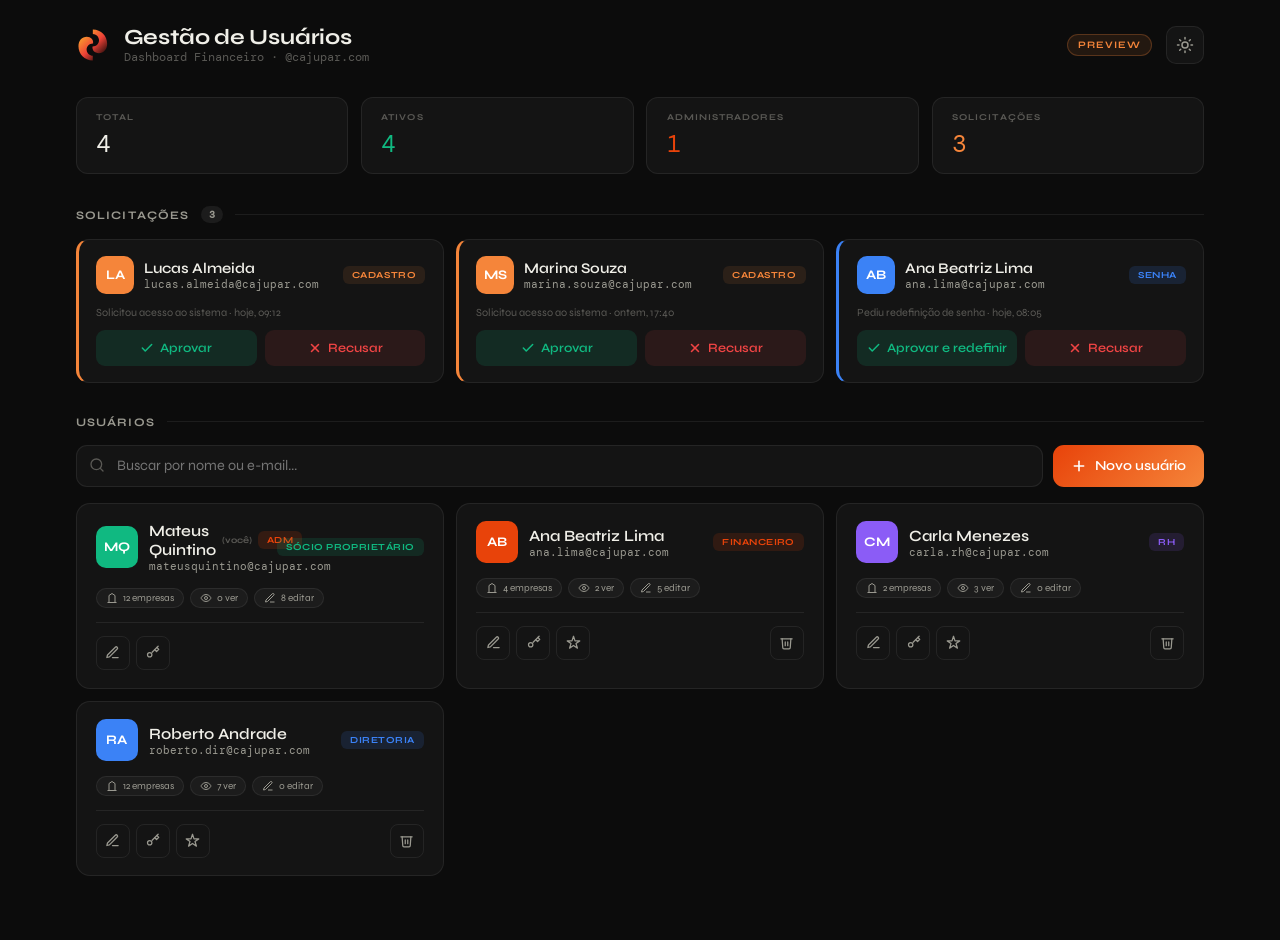
<file: dashboard/usuarios-preview.html>
<!DOCTYPE html>
<html lang="pt-BR" data-theme="dark">
<head>
<meta charset="UTF-8"/>
<meta name="viewport" content="width=device-width, initial-scale=1.0"/>
<title>Gestão de Usuários — Preview · Cajupar</title>
<link rel="preconnect" href="https://fonts.googleapis.com">
<link rel="preconnect" href="https://fonts.gstatic.com" crossorigin>
<link href="https://fonts.googleapis.com/css2?family=Syne:wght@400;500;600;700;800&family=DM+Mono:wght@400;500&display=swap" rel="stylesheet">
<style>
:root{
  --or1:#E8430A;--or2:#F5853A;--glow2:rgba(245,133,58,.10);
  --c-fin:#E8430A;--c-rh:#8B5CF6;--c-dir:#3B82F6;--c-soc:#10B981;
  --t:200ms cubic-bezier(.4,0,.2,1)
}
html[data-theme="dark"]{
  --bg:#0C0C0C;--bg2:#141414;--bg3:#1C1C1C;--bg4:#242424;
  --bd:rgba(255,255,255,.07);--bdh:rgba(255,255,255,.14);
  --t1:#F0EFE8;--t2:#9A9990;--t3:#5A5955;
  --sh:0 2px 16px rgba(0,0,0,.5);--sh2:0 8px 40px rgba(0,0,0,.7);
  --stripe:rgba(255,255,255,.016)
}
html[data-theme="light"]{
  --bg:#F2F1ED;--bg2:#ECEAE5;--bg3:#E5E3DD;--bg4:#DDDBD5;
  --bd:rgba(0,0,0,.08);--bdh:rgba(0,0,0,.16);
  --t1:#1A1917;--t2:#5A5855;--t3:#9A9890;
  --sh:0 2px 16px rgba(0,0,0,.07);--sh2:0 8px 40px rgba(0,0,0,.12);
  --stripe:rgba(0,0,0,.016)
}
*{box-sizing:border-box;margin:0;padding:0}
body{font-family:'Syne',sans-serif;background:var(--bg);color:var(--t1);min-height:100vh;transition:background var(--t),color var(--t)}
.wrap{max-width:1180px;margin:0 auto;padding:1.5rem 1.6rem 4rem}

/* topbar */
.top{display:flex;align-items:center;gap:14px;margin-bottom:2rem}
.logo-mini{width:34px;height:34px;flex-shrink:0}
.top h1{font-size:1.35rem;font-weight:700;letter-spacing:-.01em}
.top .sub{font-size:.72rem;color:var(--t3);font-family:'DM Mono',monospace}
.spacer{flex:1}
.tgl{width:38px;height:38px;border-radius:10px;border:1px solid var(--bd);background:var(--bg2);
  color:var(--t2);cursor:pointer;display:inline-flex;align-items:center;justify-content:center;transition:all var(--t)}
.tgl:hover{border-color:var(--bdh);color:var(--t1)}
.pill-note{font-size:.62rem;font-weight:700;letter-spacing:.1em;text-transform:uppercase;color:var(--or2);
  background:var(--glow2);border:1px solid rgba(245,133,58,.25);padding:4px 10px;border-radius:999px}

/* KPIs */
.kpis{display:flex;gap:.8rem;margin-bottom:2rem;flex-wrap:wrap}
.kpi{background:var(--bg2);border:1px solid var(--bd);border-radius:12px;padding:.9rem 1.2rem;min-width:120px;flex:1}
.kpi-lbl{font-size:.56rem;font-weight:700;letter-spacing:.12em;text-transform:uppercase;color:var(--t3);margin-bottom:.35rem}
.kpi-val{font-family:'DM Mono',monospace;font-size:1.5rem}

/* section header */
.shdr{display:flex;align-items:center;gap:12px;margin:2rem 0 1rem}
.shdr .stit{font-size:.72rem;font-weight:700;letter-spacing:.1em;text-transform:uppercase;color:var(--t2)}
.shdr .sln{flex:1;height:1px;background:var(--bd)}
.cnt{background:var(--bg3);color:var(--t2);font-size:.6rem;font-weight:700;padding:2px 8px;border-radius:999px;font-family:'DM Mono',monospace}

/* toolbar */
.tbar{display:flex;gap:10px;align-items:center;flex-wrap:wrap}
.search{flex:1;min-width:220px;position:relative}
.search input{width:100%;height:42px;padding:0 14px 0 40px;border-radius:11px;border:1px solid var(--bd);
  background:var(--bg2);color:var(--t1);font-family:'Syne';font-size:.9rem;transition:border var(--t)}
.search input:focus{outline:none;border-color:var(--or1)}
.search svg{position:absolute;left:13px;top:12px;color:var(--t3)}

/* buttons */
.bp{background:linear-gradient(135deg,var(--or1),var(--or2));color:#fff;border:none;border-radius:11px;
  padding:0 18px;height:42px;font-family:'Syne';font-weight:600;font-size:.86rem;cursor:pointer;
  display:inline-flex;align-items:center;gap:8px;transition:transform var(--t),box-shadow var(--t)}
.bp:hover{transform:translateY(-1px);box-shadow:0 6px 20px var(--glow2)}
.bs{background:var(--bg3);color:var(--t1);border:1px solid var(--bd);border-radius:11px;
  padding:0 16px;height:42px;font-family:'Syne';font-weight:500;font-size:.86rem;cursor:pointer;transition:all var(--t)}
.bs:hover{border-color:var(--bdh)}

/* solicitações cards */
.reqs{display:grid;grid-template-columns:repeat(auto-fill,minmax(320px,1fr));gap:12px}
.req{background:var(--bg2);border:1px solid var(--bd);border-radius:13px;padding:1rem 1.1rem;
  display:flex;flex-direction:column;gap:.7rem;border-left:3px solid var(--or2)}
.req.pwd{border-left-color:var(--c-dir)}
.req-top{display:flex;align-items:center;gap:10px}
.avt{width:38px;height:38px;border-radius:10px;display:inline-flex;align-items:center;justify-content:center;
  font-weight:700;font-size:.82rem;color:#fff;flex-shrink:0}
.req-name{font-weight:600;font-size:.92rem}
.req-mail{font-family:'DM Mono',monospace;font-size:.68rem;color:var(--t2)}
.req-tag{font-size:.58rem;font-weight:700;letter-spacing:.06em;padding:3px 9px;border-radius:6px;text-transform:uppercase}
.tag-cad{background:var(--glow2);color:var(--or2)}
.tag-pwd{background:rgba(59,130,246,.14);color:var(--c-dir)}
.req-actions{display:flex;gap:8px}
.req-actions button{flex:1;height:36px;border-radius:9px;font-family:'Syne';font-weight:600;font-size:.8rem;cursor:pointer;
  border:1px solid transparent;display:inline-flex;align-items:center;justify-content:center;gap:6px;transition:all var(--t)}
.ap{background:rgba(16,185,129,.14);color:#10B981;border-color:rgba(16,185,129,.3)}
.ap:hover{background:rgba(16,185,129,.24)}
.rj{background:rgba(239,68,68,.1);color:#EF4444;border-color:rgba(239,68,68,.28)}
.rj:hover{background:rgba(239,68,68,.2)}

/* user cards */
.users{display:grid;grid-template-columns:repeat(auto-fill,minmax(340px,1fr));gap:12px;margin-top:1rem}
.ucard{background:var(--bg2);border:1px solid var(--bd);border-radius:14px;padding:1.1rem 1.2rem;transition:border var(--t),transform var(--t)}
.ucard:hover{border-color:var(--bdh);transform:translateY(-2px)}
.ucard-top{display:flex;align-items:center;gap:11px;margin-bottom:.9rem}
.ucard-name{font-weight:600;font-size:.98rem;display:flex;align-items:center;gap:6px}
.ucard-mail{font-family:'DM Mono',monospace;font-size:.68rem;color:var(--t2)}
.gbadge{font-size:.58rem;font-weight:700;letter-spacing:.05em;padding:3px 9px;border-radius:6px;text-transform:uppercase}
.meta{display:flex;flex-wrap:wrap;gap:6px;margin-bottom:.9rem}
.chiplet{font-size:.62rem;color:var(--t2);background:var(--bg3);border:1px solid var(--bd);padding:3px 9px;border-radius:999px;
  display:inline-flex;align-items:center;gap:5px}
.you{font-size:.56rem;color:var(--t3);font-weight:700}
.ucard-foot{display:flex;gap:6px;border-top:1px solid var(--bd);padding-top:.8rem}
.iact{width:34px;height:34px;border-radius:8px;border:1px solid var(--bd);background:none;cursor:pointer;
  display:inline-flex;align-items:center;justify-content:center;color:var(--t2);transition:all .15s}
.iact:hover{color:var(--t1);border-color:var(--bdh);background:var(--bg3)}
.iact.dg:hover{color:#EF4444;border-color:rgba(239,68,68,.4)}
.role-adm{background:rgba(232,67,10,.15);color:var(--or1)}

/* modal */
.mov{position:fixed;inset:0;background:rgba(0,0,0,.6);backdrop-filter:blur(3px);display:none;
  align-items:center;justify-content:center;z-index:50;opacity:0;transition:opacity var(--t);padding:1rem}
.mov.op{opacity:1}
.mod{background:var(--bg2);border:1px solid var(--bd);border-radius:16px;width:100%;max-width:560px;
  max-height:92vh;overflow:auto;box-shadow:var(--sh2);transform:translateY(8px);transition:transform var(--t)}
.mov.op .mod{transform:translateY(0)}
.mhd{display:flex;align-items:center;justify-content:space-between;padding:1.2rem 1.4rem;border-bottom:1px solid var(--bd);position:sticky;top:0;background:var(--bg2)}
.mhd h3{font-size:1.05rem;font-weight:700}
.mcl{background:none;border:none;color:var(--t2);font-size:1.1rem;cursor:pointer;width:30px;height:30px;border-radius:8px}
.mcl:hover{background:var(--bg3);color:var(--t1)}
.mbd{padding:1.3rem 1.4rem;display:flex;flex-direction:column;gap:1rem}
.mfo{padding:1rem 1.4rem;border-top:1px solid var(--bd);display:flex;justify-content:flex-end;gap:10px;position:sticky;bottom:0;background:var(--bg2)}
.mft{display:flex;flex-direction:column;gap:.35rem}
.mfr{display:grid;grid-template-columns:1fr 1fr;gap:12px}
.mft label{font-size:.66rem;font-weight:700;letter-spacing:.06em;text-transform:uppercase;color:var(--t3)}
.fi2{height:42px;padding:0 13px;border-radius:10px;border:1px solid var(--bd);background:var(--bg);color:var(--t1);
  font-family:'Syne';font-size:.9rem;transition:border var(--t)}
.fi2:focus{outline:none;border-color:var(--or1)}
.mlbl{font-size:.66rem;font-weight:700;letter-spacing:.06em;text-transform:uppercase;color:var(--t3);margin-bottom:.15rem}

/* group selector */
.gsel{display:flex;gap:8px;flex-wrap:wrap}
.gopt{padding:8px 14px;border-radius:10px;border:1px solid var(--bd);background:var(--bg);cursor:pointer;
  font-size:.82rem;color:var(--t2);font-weight:500;transition:all var(--t)}
.gopt.on{color:#fff;border-color:transparent}

/* empresas checklist */
.emps{display:grid;grid-template-columns:1fr 1fr;gap:6px;max-height:210px;overflow:auto;
  border:1px solid var(--bd);border-radius:11px;padding:.6rem}
.emp{display:flex;align-items:center;gap:9px;padding:6px 8px;border-radius:8px;cursor:pointer;font-size:.82rem;transition:background var(--t)}
.emp:hover{background:var(--bg3)}
.emp input,.pchk input{width:16px;height:16px;accent-color:var(--or1);cursor:pointer;flex-shrink:0}
.selall{font-size:.72rem;color:var(--or2);cursor:pointer;font-weight:600}

/* permissions table */
.ptbl{border:1px solid var(--bd);border-radius:11px;overflow:hidden}
.prow{display:flex;align-items:center;justify-content:space-between;padding:9px 13px;border-bottom:1px solid var(--bd)}
.prow:last-child{border-bottom:none}
.prow:nth-child(even){background:var(--stripe)}
.pname{font-size:.84rem}
.pgrp{display:flex;gap:22px}
.pchk{display:flex;align-items:center;gap:6px;font-size:.72rem;color:var(--t2);cursor:pointer;user-select:none}
.phead{display:flex;justify-content:flex-end;gap:22px;padding:6px 13px;font-size:.6rem;font-weight:700;
  letter-spacing:.06em;text-transform:uppercase;color:var(--t3);background:var(--bg3)}
.phead span{width:56px;text-align:center}

/* toast */
.tst{position:fixed;bottom:24px;left:50%;transform:translateX(-50%) translateY(20px);background:var(--bg4);
  color:var(--t1);border:1px solid var(--bd);padding:12px 20px;border-radius:11px;box-shadow:var(--sh2);
  font-size:.86rem;font-weight:500;opacity:0;pointer-events:none;transition:all var(--t);z-index:60}
.tst.on{opacity:1;transform:translateX(-50%) translateY(0)}
.empty{color:var(--t3);font-size:.86rem;padding:1.5rem;text-align:center;grid-column:1/-1}
</style>
</head>
<body>
<div class="wrap">

  <div class="top">
    <svg class="logo-mini" xmlns="http://www.w3.org/2000/svg" xmlns:xlink="http://www.w3.org/1999/xlink" viewBox="450 353 206 220">
      <defs>
        <linearGradient id="lg" x1="516.2" y1="373.76" x2="662.67" y2="520.23" gradientUnits="userSpaceOnUse">
          <stop offset="0" stop-color="#f8992d"/><stop offset=".45" stop-color="#ef4237"/><stop offset=".99" stop-color="#010101"/>
        </linearGradient>
        <linearGradient id="lg2" x1="462.81" y1="427.16" x2="609.28" y2="573.63" xlink:href="#lg"/>
      </defs>
      <path fill="url(#lg)" d="M551.85,362.43v30.08c1.81,0,3.58.14,5.3.36.82.09,1.63.23,2.4.41,18.48,3.58,32.39,19.84,32.39,39.37,0,22.15-17.94,40.14-40.09,40.14-.59,0-1.13,0-1.72-.05-3.99,22.83,13.36,42.9,40.82,42.9,30.49,0,53.68-24.37,53.68-61.21,0-50.2-38.64-92.01-92.78-92.01Z"/>
      <path fill="url(#lg2)" d="M551.75,563.07v-30.08c-1.81,0-3.58-.14-5.3-.36-.82-.09-1.63-.23-2.4-.41-18.48-3.58-32.39-19.84-32.39-39.37,0-22.15,17.94-40.14,40.09-40.14.59,0,1.13,0,1.72.05,3.99-22.83-13.36-42.9-40.82-42.9-30.49,0-53.68,24.37-53.68,61.21,0,50.2,38.64,92.01,92.78,92.01Z"/>
    </svg>
    <div>
      <h1>Gestão de Usuários</h1>
      <div class="sub">Dashboard Financeiro · @cajupar.com</div>
    </div>
    <div class="spacer"></div>
    <span class="pill-note">Preview</span>
    <button class="tgl" id="tglBtn" onclick="toggleTema()" title="Alternar tema">
      <svg width="18" height="18" viewBox="0 0 24 24" fill="none" stroke="currentColor" stroke-width="2" stroke-linecap="round"><circle cx="12" cy="12" r="4"/><path d="M12 2v2M12 20v2M4.9 4.9l1.4 1.4M17.7 17.7l1.4 1.4M2 12h2M20 12h2M4.9 19.1l1.4-1.4M17.7 6.3l1.4-1.4"/></svg>
    </button>
  </div>

  <div class="kpis" id="kpis"></div>

  <div class="shdr"><span class="stit">Solicitações</span><span class="cnt" id="reqCnt">0</span><span class="sln"></span></div>
  <div class="reqs" id="reqs"></div>

  <div class="shdr"><span class="stit">Usuários</span><span class="sln"></span></div>
  <div class="tbar">
    <div class="search">
      <svg width="16" height="16" viewBox="0 0 24 24" fill="none" stroke="currentColor" stroke-width="2" stroke-linecap="round"><circle cx="11" cy="11" r="8"/><path d="m21 21-4.3-4.3"/></svg>
      <input id="busca" placeholder="Buscar por nome ou e-mail..." oninput="renderUsers()"/>
    </div>
    <button class="bp" onclick="openUser()">
      <svg width="16" height="16" viewBox="0 0 24 24" fill="none" stroke="currentColor" stroke-width="2.4" stroke-linecap="round"><line x1="12" y1="5" x2="12" y2="19"/><line x1="5" y1="12" x2="19" y2="12"/></svg>
      Novo usuário
    </button>
  </div>
  <div class="users" id="users"></div>

</div>

<!-- MODAL USUÁRIO -->
<div class="mov" id="modUser">
  <div class="mod">
    <div class="mhd"><h3 id="muTit">Novo usuário</h3><button class="mcl" onclick="closeUser()">✕</button></div>
    <div class="mbd">
      <input type="hidden" id="muId"/>
      <div class="mfr">
        <div class="mft"><label>Nome completo</label><input class="fi2" id="muNome" placeholder="Nome do colaborador"/></div>
        <div class="mft"><label>E-mail corporativo</label><input class="fi2" id="muMail" placeholder="nome@cajupar.com"/></div>
      </div>

      <div class="mft">
        <span class="mlbl">Grupo de acesso</span>
        <div class="gsel" id="gsel"></div>
      </div>

      <div class="mft">
        <div style="display:flex;justify-content:space-between;align-items:center">
          <span class="mlbl">Empresas vinculadas</span>
          <span class="selall" id="selAll" onclick="toggleAllEmp()">Selecionar todas</span>
        </div>
        <div class="emps" id="emps"></div>
      </div>

      <div class="mft">
        <span class="mlbl">Permissões por módulo</span>
        <div class="phead"><span>Ver</span><span>Editar</span></div>
        <div class="ptbl" id="ptbl"></div>
      </div>
    </div>
    <div class="mfo">
      <button class="bs" onclick="closeUser()">Cancelar</button>
      <button class="bp" onclick="saveUser()">Salvar usuário</button>
    </div>
  </div>
</div>

<!-- MODAL SENHA -->
<div class="mov" id="modSenha">
  <div class="mod" style="max-width:420px">
    <div class="mhd"><h3>Alterar senha</h3><button class="mcl" onclick="closeSenha()">✕</button></div>
    <div class="mbd">
      <input type="hidden" id="msId"/>
      <p id="msNome" style="font-size:.8rem;color:var(--t2)"></p>
      <div class="mft"><label>Nova senha</label><input class="fi2" type="password" id="msS1" placeholder="Mínimo 6 caracteres"/></div>
      <div class="mft"><label>Confirmar senha</label><input class="fi2" type="password" id="msS2" placeholder="Repita a nova senha"/></div>
      <div id="msErr" style="font-size:.76rem;color:#EF4444;min-height:1rem"></div>
    </div>
    <div class="mfo">
      <button class="bs" onclick="closeSenha()">Cancelar</button>
      <button class="bp" onclick="saveSenha()">Salvar senha</button>
    </div>
  </div>
</div>

<div class="tst" id="toast"></div>

<script>
/* ══ dados de exemplo (preview — nada é salvo) ══ */
const GRUPOS = [
  {id:"Financeiro", cor:"var(--c-fin)", hex:"#E8430A"},
  {id:"RH",         cor:"var(--c-rh)",  hex:"#8B5CF6"},
  {id:"Diretoria",  cor:"var(--c-dir)", hex:"#3B82F6"},
  {id:"Sócio proprietário", cor:"var(--c-soc)", hex:"#10B981"}
];
const grpHex = g => (GRUPOS.find(x=>x.id===g)||{}).hex || "#888";

const EMPRESAS = ["MULT 01 - CPD","MULT 02 - NZ GO","NFE 01 - NZ AS","CAJU 01 - ASN","CAJU 03 - SIG",
  "CAJU Itaim/SP","Responsa Bar","FB01 - ASS","FB02 - ASN Bosque","FB03 - AC","Caminito","Holding Cajupar"];

const MODULOS = ["Visão geral","Fluxo de caixa","Movimentações","Contas bancárias","Tarifas","Importar OFX","Empréstimos","Usuários"];

/* modelo padrão de permissões por grupo */
const V="view",E="edit",N="none";
function permsPadrao(g){
  const all=v=>Object.fromEntries(MODULOS.map(m=>[m,v]));
  if(g==="Sócio proprietário") return all(E);
  if(g==="Diretoria") { const p=all(V); p["Usuários"]=N; return p; }
  if(g==="Financeiro"){ return {"Visão geral":V,"Fluxo de caixa":E,"Movimentações":E,"Contas bancárias":E,"Tarifas":E,"Importar OFX":E,"Empréstimos":V,"Usuários":N}; }
  return {"Visão geral":V,"Fluxo de caixa":V,"Movimentações":N,"Contas bancárias":N,"Tarifas":N,"Importar OFX":N,"Empréstimos":N,"Usuários":V}; // RH
}

let USERS = [
  {id:1,nome:"Mateus Quintino",email:"mateusquintino@cajupar.com",grupo:"Sócio proprietário",role:"admin",status:"active",you:true,
   empresas:[...EMPRESAS],perms:permsPadrao("Sócio proprietário")},
  {id:2,nome:"Ana Beatriz Lima",email:"ana.lima@cajupar.com",grupo:"Financeiro",role:"user",status:"active",
   empresas:["MULT 01 - CPD","MULT 02 - NZ GO","CAJU 01 - ASN","Responsa Bar"],perms:permsPadrao("Financeiro")},
  {id:3,nome:"Carla Menezes",email:"carla.rh@cajupar.com",grupo:"RH",role:"user",status:"active",
   empresas:["Holding Cajupar","CAJU 01 - ASN"],perms:permsPadrao("RH")},
  {id:4,nome:"Roberto Andrade",email:"roberto.dir@cajupar.com",grupo:"Diretoria",role:"user",status:"active",
   empresas:[...EMPRESAS],perms:permsPadrao("Diretoria")}
];

/* solicitações: cadastro novo + redefinição de senha */
let REQS = [
  {id:101,tipo:"cadastro",nome:"Lucas Almeida",email:"lucas.almeida@cajupar.com",quando:"hoje, 09:12"},
  {id:102,tipo:"cadastro",nome:"Marina Souza",email:"marina.souza@cajupar.com",quando:"ontem, 17:40"},
  {id:103,tipo:"senha",nome:"Ana Beatriz Lima",email:"ana.lima@cajupar.com",quando:"hoje, 08:05"}
];

let _id=1000;
const iniciais = n => n.split(" ").filter(Boolean).slice(0,2).map(x=>x[0]).join("").toUpperCase();

/* ── render KPIs ── */
function renderKpis(){
  const total=USERS.length, ativos=USERS.filter(u=>u.status==="active").length,
        adms=USERS.filter(u=>u.role==="admin").length, pend=REQS.length;
  document.getElementById("kpis").innerHTML=`
    <div class="kpi"><div class="kpi-lbl">Total</div><div class="kpi-val">${total}</div></div>
    <div class="kpi"><div class="kpi-lbl">Ativos</div><div class="kpi-val" style="color:#10B981">${ativos}</div></div>
    <div class="kpi"><div class="kpi-lbl">Administradores</div><div class="kpi-val" style="color:var(--or1)">${adms}</div></div>
    <div class="kpi"><div class="kpi-lbl">Solicitações</div><div class="kpi-val" style="color:var(--or2)">${pend}</div></div>`;
}

/* ── render solicitações ── */
function renderReqs(){
  document.getElementById("reqCnt").textContent=REQS.length;
  const el=document.getElementById("reqs");
  if(!REQS.length){ el.innerHTML=`<div class="empty">Nenhuma solicitação pendente.</div>`; return; }
  el.innerHTML=REQS.map(r=>{
    const pwd=r.tipo==="senha";
    return `<div class="req ${pwd?'pwd':''}">
      <div class="req-top">
        <div class="avt" style="background:${pwd?'var(--c-dir)':'var(--or2)'}">${iniciais(r.nome)}</div>
        <div style="flex:1;min-width:0">
          <div class="req-name">${r.nome}</div>
          <div class="req-mail">${r.email}</div>
        </div>
        <span class="req-tag ${pwd?'tag-pwd':'tag-cad'}">${pwd?'Senha':'Cadastro'}</span>
      </div>
      <div style="font-size:.68rem;color:var(--t3)">${pwd?'Pediu redefinição de senha':'Solicitou acesso ao sistema'} · ${r.quando}</div>
      <div class="req-actions">
        <button class="ap" onclick="aprovar(${r.id})">
          <svg width="14" height="14" viewBox="0 0 24 24" fill="none" stroke="currentColor" stroke-width="2.6" stroke-linecap="round" stroke-linejoin="round"><polyline points="20 6 9 17 4 12"/></svg>
          ${pwd?'Aprovar e redefinir':'Aprovar'}
        </button>
        <button class="rj" onclick="rejeitar(${r.id})">
          <svg width="14" height="14" viewBox="0 0 24 24" fill="none" stroke="currentColor" stroke-width="2.6" stroke-linecap="round"><line x1="18" y1="6" x2="6" y2="18"/><line x1="6" y1="6" x2="18" y2="18"/></svg>
          Recusar
        </button>
      </div>
    </div>`;
  }).join("");
}
function aprovar(id){
  const r=REQS.find(x=>x.id===id); if(!r) return;
  if(r.tipo==="cadastro"){
    USERS.push({id:++_id,nome:r.nome,email:r.email,grupo:"RH",role:"user",status:"active",
      empresas:[],perms:permsPadrao("RH")});
    toast(`${r.nome} aprovado — configure grupo e empresas`);
  } else { toast(`Senha de ${r.nome} redefinida — e-mail enviado`); }
  REQS=REQS.filter(x=>x.id!==id); renderAll();
}
function rejeitar(id){ const r=REQS.find(x=>x.id===id); REQS=REQS.filter(x=>x.id!==id); toast(`Solicitação de ${r.nome} recusada`); renderAll(); }

/* ── render usuários ── */
function renderUsers(){
  const q=(document.getElementById("busca").value||"").toLowerCase();
  const list=USERS.filter(u=>u.nome.toLowerCase().includes(q)||u.email.toLowerCase().includes(q));
  const el=document.getElementById("users");
  if(!list.length){ el.innerHTML=`<div class="empty">Nenhum usuário encontrado.</div>`; return; }
  el.innerHTML=list.map(u=>{
    const hex=grpHex(u.grupo);
    const nEdit=Object.values(u.perms).filter(v=>v===E).length;
    const nView=Object.values(u.perms).filter(v=>v===V).length;
    return `<div class="ucard">
      <div class="ucard-top">
        <div class="avt" style="width:42px;height:42px;background:${hex}">${iniciais(u.nome)}</div>
        <div style="flex:1;min-width:0">
          <div class="ucard-name">${u.nome}${u.you?`<span class="you">(você)</span>`:''}
            ${u.role==="admin"?`<span class="gbadge role-adm">ADM</span>`:''}</div>
          <div class="ucard-mail">${u.email}</div>
        </div>
        <span class="gbadge" style="background:${hex}22;color:${hex}">${u.grupo}</span>
      </div>
      <div class="meta">
        <span class="chiplet"><svg width="12" height="12" viewBox="0 0 24 24" fill="none" stroke="currentColor" stroke-width="2"><path d="M3 21h18M6 21V7l6-4 6 4v14"/></svg>${u.empresas.length} empresas</span>
        <span class="chiplet"><svg width="12" height="12" viewBox="0 0 24 24" fill="none" stroke="currentColor" stroke-width="2"><path d="M2 12s3-7 10-7 10 7 10 7-3 7-10 7-10-7-10-7Z"/><circle cx="12" cy="12" r="3"/></svg>${nView} ver</span>
        <span class="chiplet"><svg width="12" height="12" viewBox="0 0 24 24" fill="none" stroke="currentColor" stroke-width="2"><path d="M12 20h9M16.5 3.5a2.1 2.1 0 0 1 3 3L7 19l-4 1 1-4Z"/></svg>${nEdit} editar</span>
      </div>
      <div class="ucard-foot">
        <button class="iact" title="Editar" onclick="openUser(${u.id})"><svg width="15" height="15" viewBox="0 0 24 24" fill="none" stroke="currentColor" stroke-width="2" stroke-linecap="round" stroke-linejoin="round"><path d="M12 20h9M16.5 3.5a2.1 2.1 0 0 1 3 3L7 19l-4 1 1-4Z"/></svg></button>
        <button class="iact" title="Alterar senha" onclick="openSenha(${u.id})"><svg width="15" height="15" viewBox="0 0 24 24" fill="none" stroke="currentColor" stroke-width="2" stroke-linecap="round" stroke-linejoin="round"><circle cx="7.5" cy="15.5" r="3.5"/><path d="m21 2-9.6 9.6"/><path d="m15.5 7.5 3 3L22 7l-3-3"/></svg></button>
        ${!u.you?`<button class="iact" title="${u.role==='admin'?'Tornar usuário':'Promover a admin'}" onclick="toggleRole(${u.id})"><svg width="15" height="15" viewBox="0 0 24 24" fill="none" stroke="currentColor" stroke-width="2" stroke-linecap="round" stroke-linejoin="round"><path d="M12 2l2.4 7.4H22l-6 4.3 2.3 7.3L12 16.7 5.7 21l2.3-7.3-6-4.3h7.6Z"/></svg></button>`:''}
        <div style="flex:1"></div>
        ${!u.you?`<button class="iact dg" title="Excluir" onclick="excluir(${u.id})"><svg width="15" height="15" viewBox="0 0 24 24" fill="none" stroke="currentColor" stroke-width="2" stroke-linecap="round" stroke-linejoin="round"><polyline points="3 6 5 6 21 6"/><path d="M19 6l-1 14a2 2 0 0 1-2 2H8a2 2 0 0 1-2-2L5 6"/><path d="M10 11v6M14 11v6"/></svg></button>`:''}
      </div>
    </div>`;
  }).join("");
}
function toggleRole(id){ const u=USERS.find(x=>x.id===id); u.role=u.role==="admin"?"user":"admin"; toast(`${u.nome}: ${u.role==="admin"?"promovido a admin":"agora é usuário"}`); renderAll(); }
function excluir(id){ const u=USERS.find(x=>x.id===id); if(!confirm(`Excluir ${u.nome}?`))return; USERS=USERS.filter(x=>x.id!==id); toast("Usuário excluído"); renderAll(); }

/* ── modal usuário ── */
let draft=null;
function openUser(id){
  const editing = id!=null;
  const u = editing ? USERS.find(x=>x.id===id) : null;
  draft = editing
    ? {id:u.id, grupo:u.grupo, empresas:new Set(u.empresas), perms:{...u.perms}}
    : {id:null, grupo:"Financeiro", empresas:new Set(), perms:permsPadrao("Financeiro")};
  document.getElementById("muTit").textContent = editing?"Editar usuário":"Novo usuário";
  document.getElementById("muId").value = editing?u.id:"";
  document.getElementById("muNome").value = editing?u.nome:"";
  document.getElementById("muMail").value = editing?u.email:"";
  renderGsel(); renderEmps(); renderPtbl();
  const m=document.getElementById("modUser"); m.style.display="flex"; setTimeout(()=>m.classList.add("op"),10);
}
function closeUser(){ const m=document.getElementById("modUser"); m.classList.remove("op"); setTimeout(()=>m.style.display="none",200); }
function renderGsel(){
  document.getElementById("gsel").innerHTML=GRUPOS.map(g=>
    `<div class="gopt ${g.id===draft.grupo?'on':''}" style="${g.id===draft.grupo?`background:${g.hex}`:''}" onclick="setGrupo('${g.id}')">${g.id}</div>`).join("");
}
function setGrupo(g){ draft.grupo=g; draft.perms=permsPadrao(g); renderGsel(); renderPtbl(); }
function renderEmps(){
  document.getElementById("emps").innerHTML=EMPRESAS.map((e,i)=>
    `<label class="emp"><input type="checkbox" ${draft.empresas.has(e)?'checked':''} onchange="toggleEmp('${e.replace(/'/g,"\\'")}',this.checked)"><span>${e}</span></label>`).join("");
  document.getElementById("selAll").textContent = draft.empresas.size===EMPRESAS.length?"Limpar seleção":"Selecionar todas";
}
function toggleEmp(e,on){ on?draft.empresas.add(e):draft.empresas.delete(e); renderEmps(); }
function toggleAllEmp(){ if(draft.empresas.size===EMPRESAS.length)draft.empresas.clear(); else EMPRESAS.forEach(e=>draft.empresas.add(e)); renderEmps(); }
function renderPtbl(){
  document.getElementById("ptbl").innerHTML=MODULOS.map(m=>{
    const lv=draft.perms[m];
    return `<div class="prow"><span class="pname">${m}</span>
      <div class="pgrp">
        <label class="pchk"><input type="checkbox" ${lv!==N?'checked':''} onchange="setPerm('${m}','v',this.checked)"></label>
        <label class="pchk"><input type="checkbox" ${lv===E?'checked':''} onchange="setPerm('${m}','e',this.checked)"></label>
      </div></div>`;
  }).join("");
}
function setPerm(m,which,on){
  if(which==='v'){ draft.perms[m]= on ? (draft.perms[m]===E?E:V) : N; }
  else { draft.perms[m]= on ? E : V; }
  renderPtbl();
}
function saveUser(){
  const nome=document.getElementById("muNome").value.trim();
  const email=document.getElementById("muMail").value.trim().toLowerCase();
  if(!nome){ toast("Informe o nome"); return; }
  if(!email.endsWith("@cajupar.com")){ toast("E-mail precisa ser @cajupar.com"); return; }
  const payload={grupo:draft.grupo,empresas:[...draft.empresas],perms:{...draft.perms}};
  if(draft.id){ const u=USERS.find(x=>x.id===draft.id); Object.assign(u,{nome,email},payload); toast("Usuário atualizado"); }
  else { USERS.push({id:++_id,nome,email,role:"user",status:"active",...payload}); toast("Usuário criado"); }
  closeUser(); renderAll();
}

/* ── modal senha ── */
function openSenha(id){ const u=USERS.find(x=>x.id===id); document.getElementById("msId").value=id;
  document.getElementById("msNome").textContent="Usuário: "+u.nome; document.getElementById("msS1").value="";
  document.getElementById("msS2").value=""; document.getElementById("msErr").textContent="";
  const m=document.getElementById("modSenha"); m.style.display="flex"; setTimeout(()=>m.classList.add("op"),10); }
function closeSenha(){ const m=document.getElementById("modSenha"); m.classList.remove("op"); setTimeout(()=>m.style.display="none",200); }
function saveSenha(){
  const s1=document.getElementById("msS1").value,s2=document.getElementById("msS2").value,err=document.getElementById("msErr");
  if(s1.length<6){err.textContent="Mínimo 6 caracteres.";return;}
  if(s1!==s2){err.textContent="As senhas não conferem.";return;}
  toast("Senha alterada com sucesso"); closeSenha();
}

/* ── util ── */
let _tt;
function toast(msg){ const t=document.getElementById("toast"); t.textContent=msg; t.classList.add("on"); clearTimeout(_tt); _tt=setTimeout(()=>t.classList.remove("on"),2600); }
function toggleTema(){ const h=document.documentElement; h.dataset.theme=h.dataset.theme==="dark"?"light":"dark"; }
function renderAll(){ renderKpis(); renderReqs(); renderUsers(); }
renderAll();
</script>
</body>
</html>
</file>
